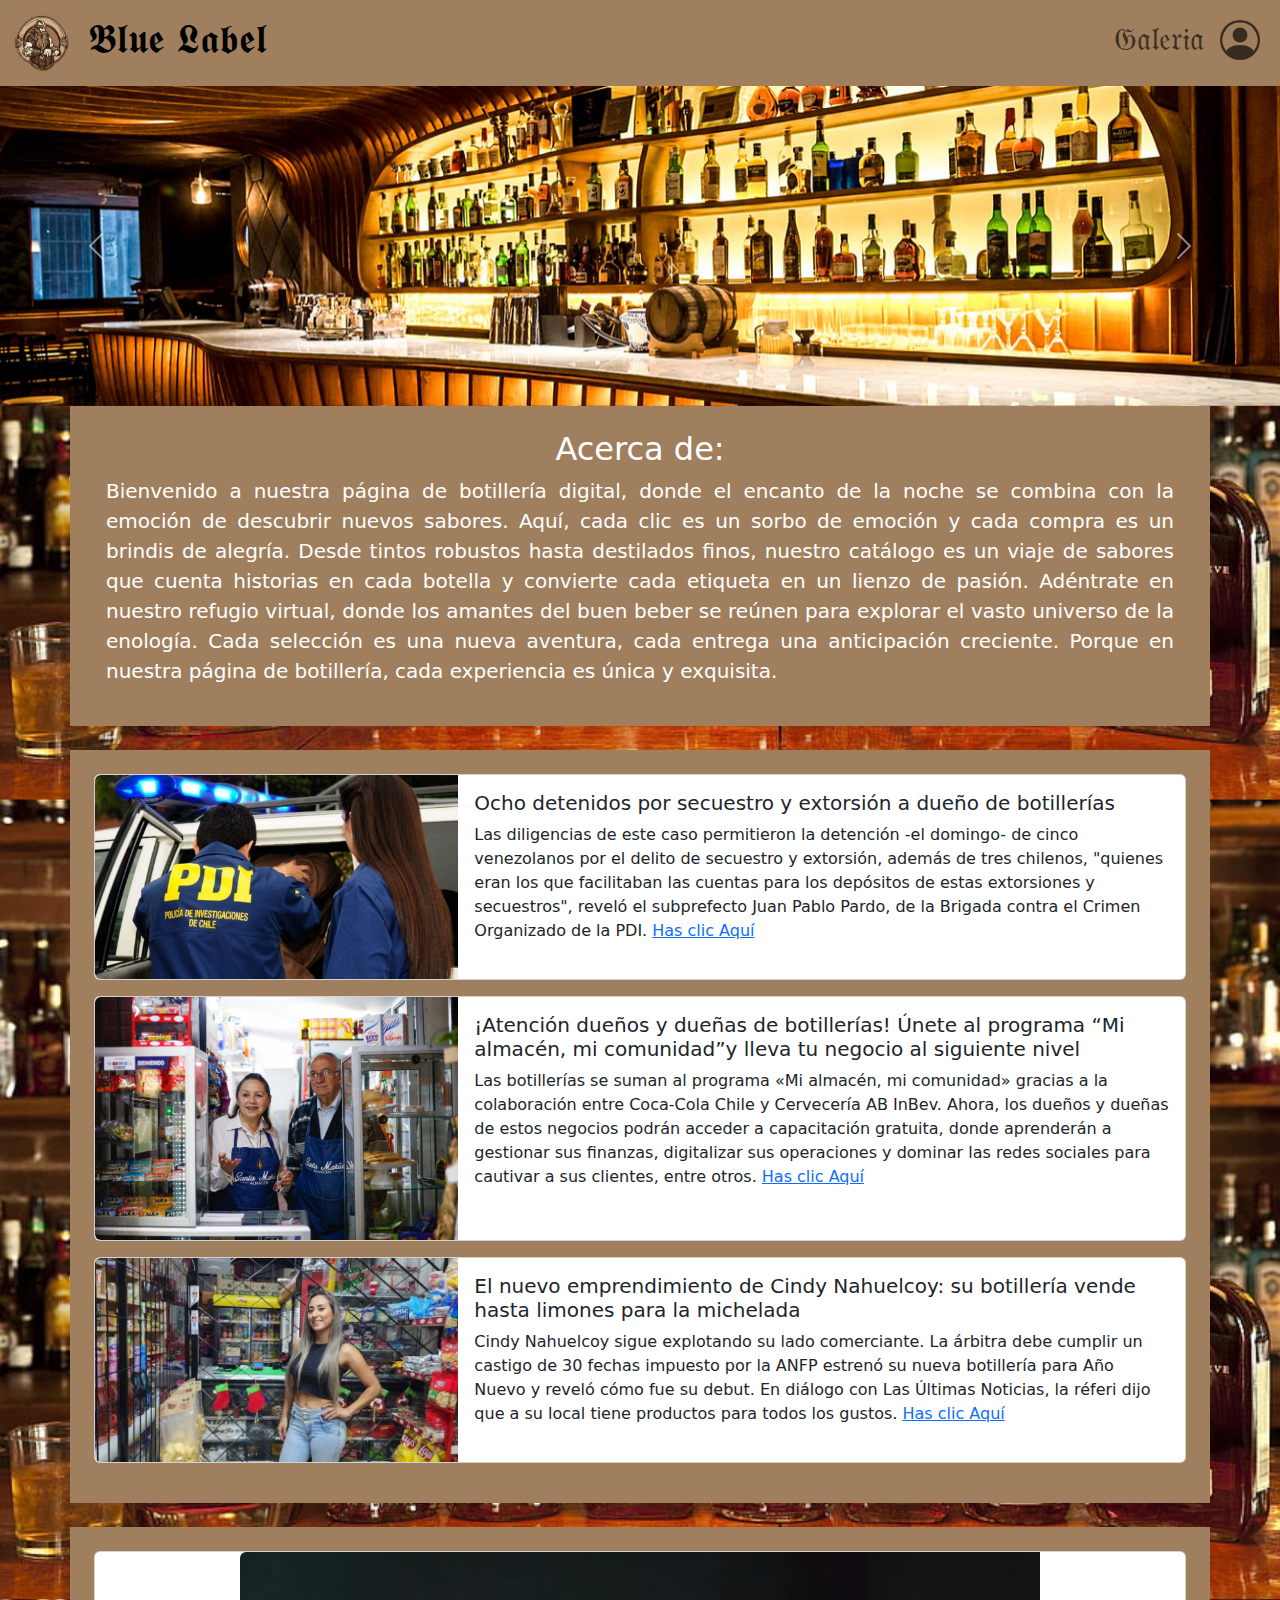
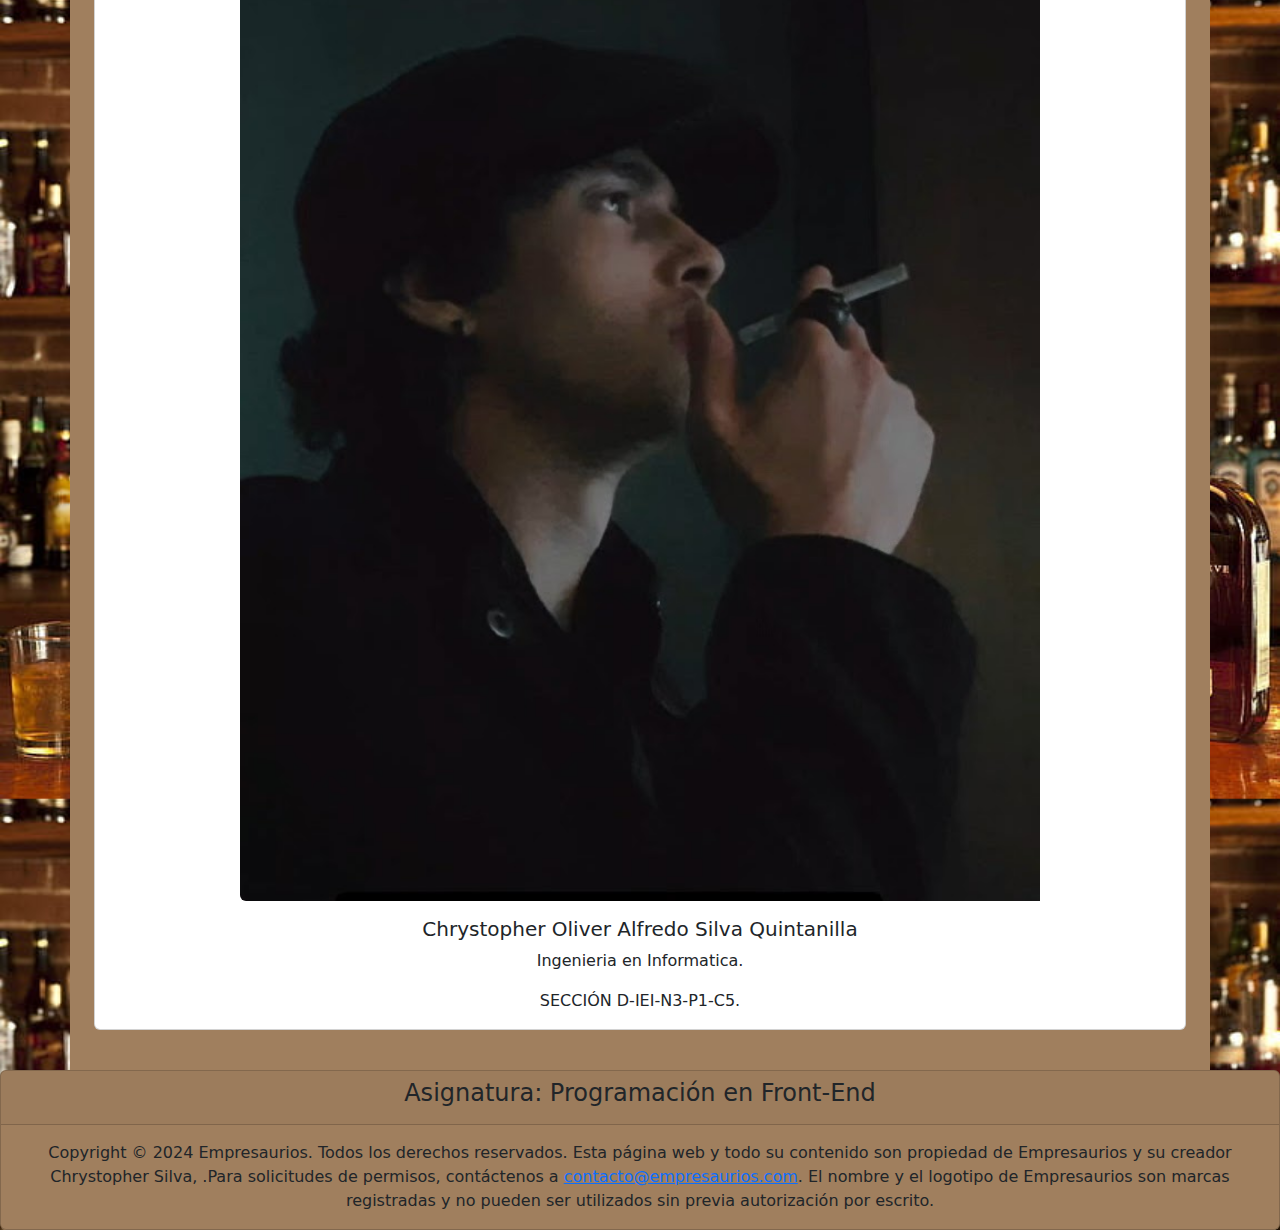
<file: index.html>
<!DOCTYPE html>
<html lang="en">
<head>
    <meta name="autor" content="ChrystopherSilva">
    <meta charset="UTF-8">
    <meta name="viewport" content="width=device-width, initial-scale=1.0">
    <title>BlueLadel</title>
    <link href="https://cdn.jsdelivr.net/npm/bootstrap@5.3.3/dist/css/bootstrap.min.css" rel="stylesheet" integrity="sha384-QWTKZyjpPEjISv5WaRU9OFeRpok6YctnYmDr5pNlyT2bRjXh0JMhjY6hW+ALEwIH" crossorigin="anonymous">
    <link rel="stylesheet" href="Estilos/estilos.css"> <!-- Agregar la referencia al archivo CSS -->
</head>

<!------------------------------------------------------------------------------------------------------------->
<!------------------------------------------------------------------------------------------------------------->

<body class="content" background="Imagenes/fondo.jpg" style="background-size: 100%;">
<!--                       Es la imagen de fondo del sitio                        -->    
    
<!------------------------------------------------------------------------------------------------------------->
<!--                                               NavBar                                                    -->

<nav class="navbar navbar-expand-lg" style="background-color: #a07f5e;">
    <div class="container-fluid">
        <a class="navbar-brand" href="Imagenes/Logo.png">
            <img src="Imagenes/Logo.png" width="60" height="60"/>
        </a>
        <a class="navbar-brand" href="index.html">
            <h1>𝕭𝖑𝖚𝖊 𝕷𝖆𝖇𝖊𝖑</h1>
        </a>
        <button class="navbar-toggler" type="button" data-bs-toggle="collapse" data-bs-target="#navbarNavAltMarkup" aria-controls="navbarNavAltMarkup" aria-expanded="false" aria-label="Toggle navigation">
            <span class="navbar-toggler-icon"></span>
        </button>
        <div class="collapse navbar-collapse justify-content-end" id="navbarNavAltMarkup" >
            <div class="navbar-nav">
                <a class="nav-link text-center" href="galeria.html" ><h2>𝔊𝔞𝔩𝔢𝔯𝔦𝔞</h2></a>
                <a class="nav-link text-center" href="login.html" >
                    <svg xmlns="http://www.w3.org/2000/svg" width="40" height="40" fill="currentColor" class="bi bi-person-circle" viewBox="0 0 16 16">
                        <path d="M11 6a3 3 0 1 1-6 0 3 3 0 0 1 6 0"/>
                        <path fill-rule="evenodd" d="M0 8a8 8 0 1 1 16 0A8 8 0 0 1 0 8m8-7a7 7 0 0 0-5.468 11.37C3.242 11.226 4.805 10 8 10s4.757 1.225 5.468 2.37A7 7 0 0 0 8 1"/>
                    </svg>
                </a>
            </div>
        </div>
    </div>
</nav>

<!------------------------------------------------------------------------------------------------------------->
<!--                                             carousel                                                    -->

<div id="carouselExample" class="carousel slide">
    <div class="carousel-inner">
    <div class="carousel-item active">
        <img src="Imagenes/carruselindex1.jpg" class="d-block w-100" alt="Imagen no encontrada">
    </div>
    <div class="carousel-item">
        <img src="Imagenes/carruselindex2.jpg" class="d-block w-100" alt="Imagen no encontrada">
    </div>
    <div class="carousel-item">
        <img src="Imagenes/carruselindex3.jpg" class="d-block w-100" alt="Imagen no encontrada">
    </div>
    </div>
    <button class="carousel-control-prev" type="button" data-bs-target="#carouselExample" data-bs-slide="prev">
    <span class="carousel-control-prev-icon" aria-hidden="true"></span>
    <span class="visually-hidden">Previous</span>
    </button>
    <button class="carousel-control-next" type="button" data-bs-target="#carouselExample" data-bs-slide="next">
    <span class="carousel-control-next-icon" aria-hidden="true"></span>
    <span class="visually-hidden">Next</span>
    </button>
</div>

<!------------------------------------------------------------------------------------------------------------->
<!--                                        Texto informativo                         -->

<div class="container" style="background-color: #a07f5e;">
    <div class="p-4   text-white" style="font-size: 20px; text-align: justify;" >
        <h2 class="text-center" font-size: 25px;">Acerca de:</h2>
        <p>
            Bienvenido a nuestra página de botillería digital, donde el encanto de la noche se combina con la emoción de descubrir nuevos sabores. Aquí, cada clic es un sorbo de emoción y cada compra es un brindis de alegría. Desde tintos robustos hasta destilados finos, nuestro catálogo es un viaje de sabores que cuenta historias en cada botella y convierte cada etiqueta en un lienzo de pasión. Adéntrate en nuestro refugio virtual, donde los amantes del buen beber se reúnen para explorar el vasto universo de la enología. Cada selección es una nueva aventura, cada entrega una anticipación creciente. Porque en nuestra página de botillería, cada experiencia es única y exquisita.        </p>
    </div>
</div>
<br>

<!------------------------------------------------------------------------------------------------------------->
<!------------------------------------------------------------------------------------------------------------>
<div class="container p-4" style="background-color: #a07f5e;">
    <div class="card mb-3"  style="size-adjust: absulote;">
        <div class="row g-0">
        <div class="col-md-4">
            <img src="Imagenes/noticia1.jpeg" class="img-fluid rounded-start" alt="imagen">
        </div>
        <div class="col-md-8">
            <div class="card-body">
            <h5 class="card-title">Ocho detenidos por secuestro y extorsión a dueño de botillerías</h5>
            <p class="card-text">
                Las diligencias de este caso permitieron la detención -el domingo- de cinco venezolanos por el delito de secuestro y extorsión, además de tres chilenos, "quienes eran los que facilitaban las cuentas para los depósitos de estas extorsiones y secuestros", reveló el subprefecto Juan Pablo Pardo, de la Brigada contra el Crimen Organizado de la PDI.
                <a href="https://cooperativa.cl/noticias/pais/policial/secuestros/ocho-detenidos-por-secuestro-y-extorsion-a-dueno-de-botillerias/2024-03-25/135243.html">Has clic Aquí</a>
            </p>
            </div>
        </div>
        </div>
    </div>
    <div class="card mb-3"  style="size-adjust: absulote;">
        <div class="row g-0">
        <div class="col-md-4">
            <img src="Imagenes/noticia2.jpg" class="img-fluid rounded-start" alt="imagen">
        </div>
        <div class="col-md-8">
            <div class="card-body">
            <h5 class="card-title">¡Atención dueños y dueñas de botillerías! Únete al programa “Mi almacén, mi comunidad”y lleva tu negocio al siguiente nivel</h5>
            <p class="card-text">
                Las botillerías se suman al programa «Mi almacén, mi comunidad» gracias a la colaboración entre Coca-Cola Chile y Cervecería AB InBev. Ahora, los dueños y dueñas de estos negocios podrán acceder a capacitación gratuita, donde aprenderán a gestionar sus finanzas, digitalizar sus operaciones y dominar las redes sociales para cautivar a sus clientes, entre otros.                
                <a href="https://g5noticias.cl/2024/04/30/atencion-duenos-y-duenas-de-botillerias-unete-al-programa-mi-almacen-mi-comunidady-lleva-tu-negocio-al-siguiente-nivel/">Has clic Aquí</a>
            </p>
            </div>
        </div>
        </div>
    </div>
    <div class="card mb-3"  style="size-adjust: absulote;">
        <div class="row g-0">
        <div class="col-md-4">
            <img src="Imagenes/noticia3.webp" class="img-fluid rounded-start" alt="imagen">
        </div>
        <div class="col-md-8">
            <div class="card-body">
            <h5 class="card-title">El nuevo emprendimiento de Cindy Nahuelcoy: su botillería vende hasta limones para la michelada</h5>
            <p class="card-text">
                Cindy Nahuelcoy sigue explotando su lado comerciante. La árbitra debe cumplir un castigo de 30 fechas impuesto por la ANFP estrenó su nueva botillería para Año Nuevo y reveló cómo fue su debut. En diálogo con Las Últimas Noticias, la réferi dijo que a su local tiene productos para todos los gustos.
                <a href="https://redgol.cl/noticias/el-nuevo-emprendimiento-de-cindy-nahuelcoy-su-botilleria-vende-hasta-limones-para-la-michelada-20240105-RDG-250344.html">Has clic Aquí</a>
            </p>
            </div>
        </div>
        </div>
    </div>
</div>
<br>
<!------------------------------------------------------------------------------------------------------------->
<!------------------------------------------------------------------------------------------------------------->

<div class="container p-4" style="background-color: #a07f5e;">
    <div class="card mb-3  justify-content-center">
        <img src="Imagenes/yo.jpg" class="img-fluid rounded-start  mx-auto" alt="yo" width="800" height="800">
        <div class="card-body">
        <h5 class="card-title  text-center">Chrystopher Oliver Alfredo Silva Quintanilla</h5>
        <p class="card-text  text-center">Ingenieria en Informatica.</p>
        <p class="card-text text-center">SECCIÓN D-IEI-N3-P1-C5.</p>
        </div>
    </div>
</div>
<!------------------------------------------------------------------------------------------------------------->
<!--                                          Footer                                                         -->   

<nav>
    <div class="card text-center"style="background-color: #a07f5e;">
        <div class="card-header">
            <h4>Asignatura: Programación en Front-End</h4> 
        </div>
        <div class="card-body">
        <p class="card-text">Copyright © 2024 Empresaurios. Todos los derechos reservados. Esta página web y
            todo su contenido son propiedad de Empresaurios y su creador Chrystopher Silva, 
            .Para solicitudes de permisos, contáctenos a <a href="mailto:contacto@empresaurios.com">
            contacto@empresaurios.com</a>. El nombre y el logotipo de Empresaurios son marcas 
            registradas y no pueden ser utilizados sin previa autorización por escrito.</p>
        </div>
    </div>
</nav>

<!------------------------------------------------------------------------------------------------------------->
<!------------------------------------------------------------------------------------------------------------->

    <script src="https://cdn.jsdelivr.net/npm/bootstrap@5.3.3/dist/js/bootstrap.bundle.min.js" integrity="sha384-YvpcrYf0tY3lHB60NNkmXc5s9fDVZLESaAA55NDzOxhy9GkcIdslK1eN7N6jIeHz" crossorigin="anonymous"></script>

</body>
</html>
</file>
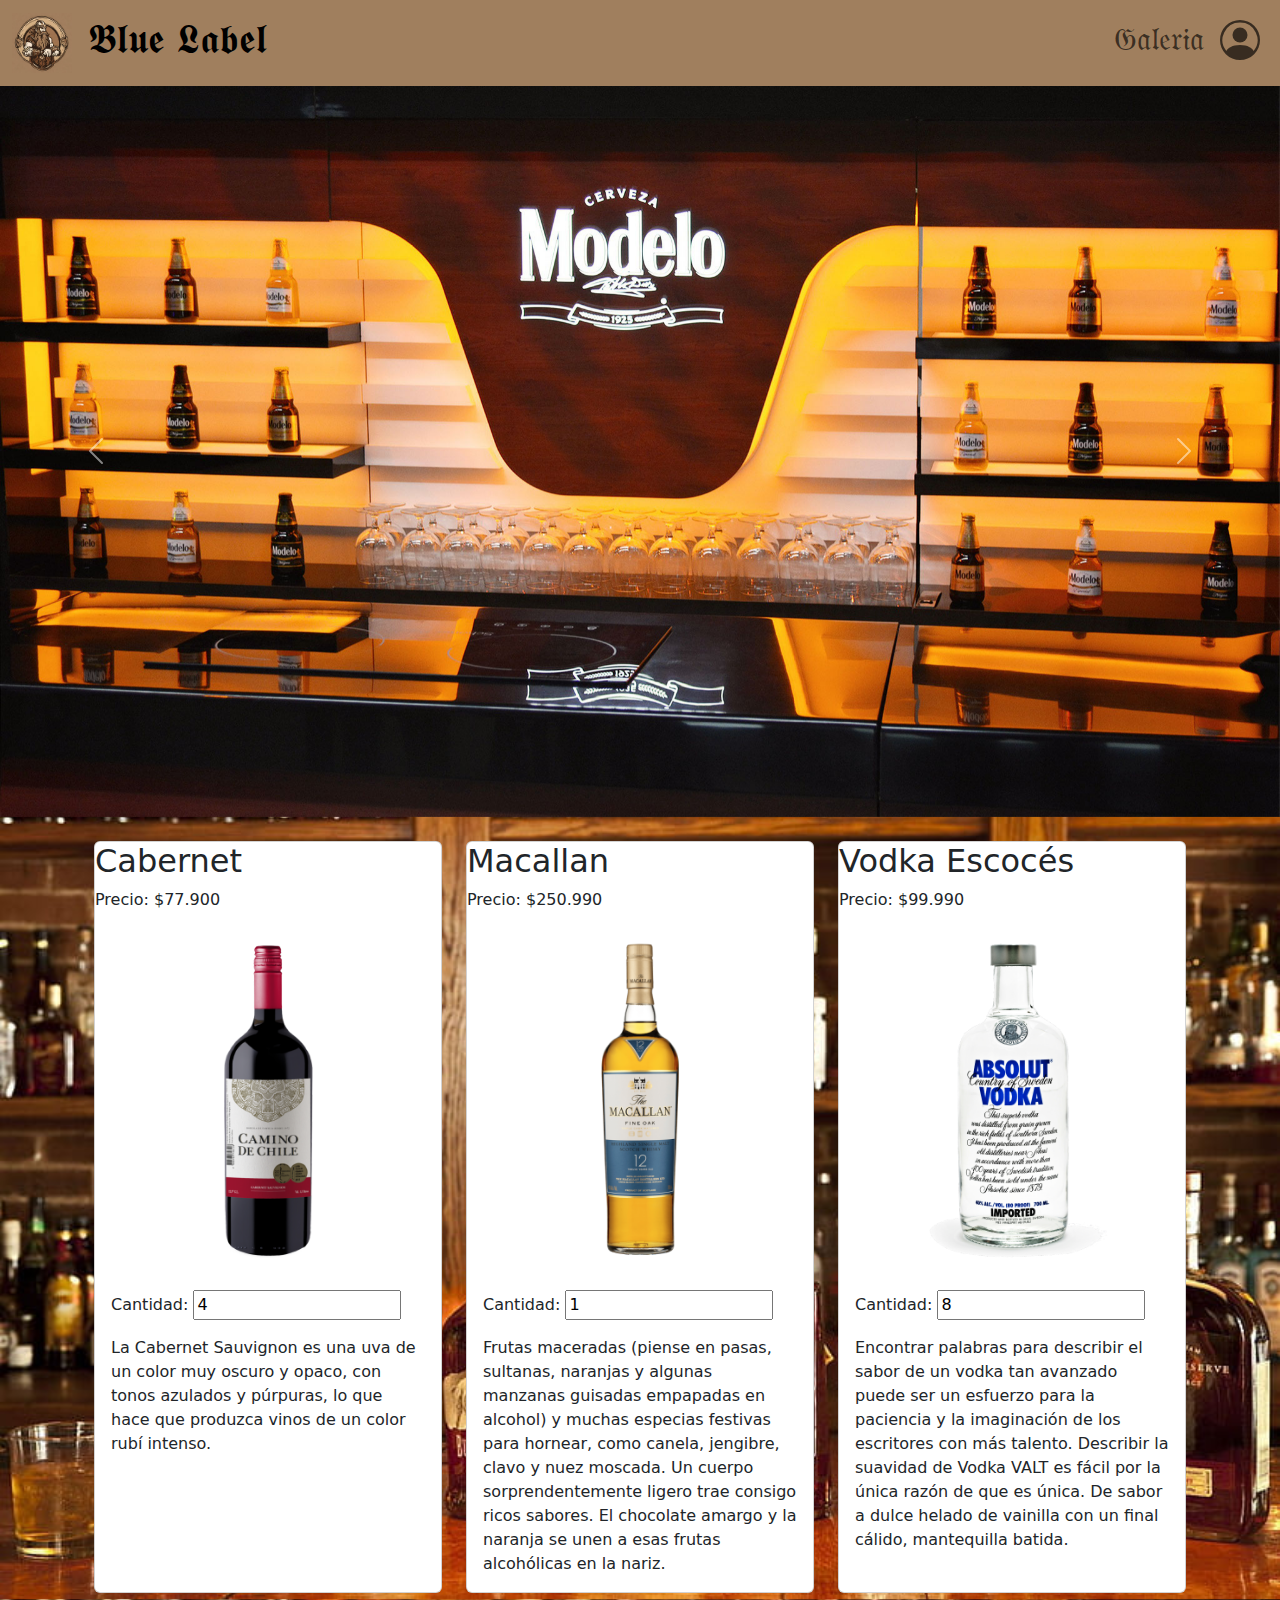
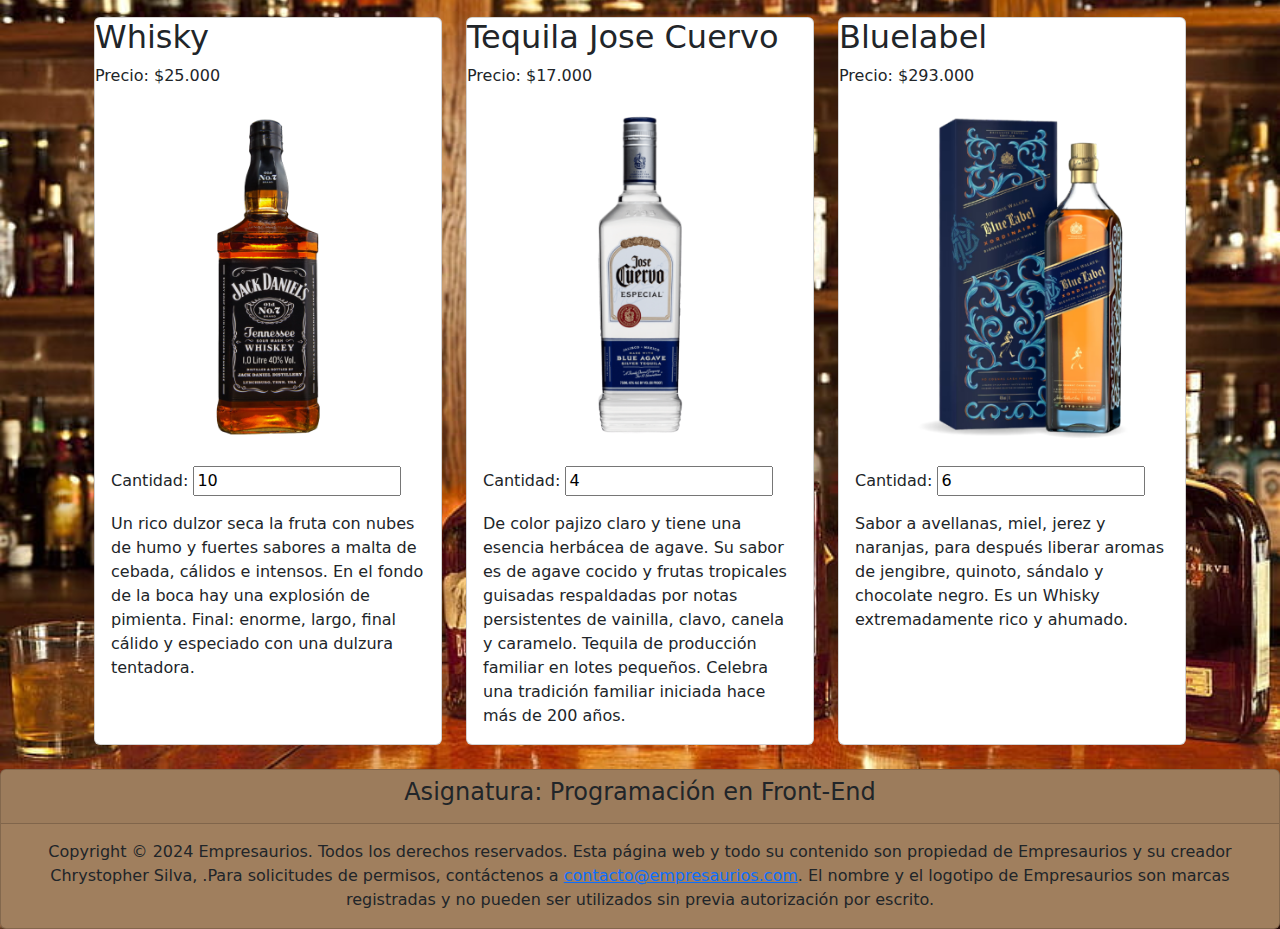
<file: galeria.html>
<!DOCTYPE html>
<html lang="en">
<head>
    <meta name="autor" content="ChrystopherSilva">
    <meta charset="UTF-8">
    <meta name="viewport" content="width=device-width, initial-scale=1.0">
    <title>BlueLadel</title>
    <link href="https://cdn.jsdelivr.net/npm/bootstrap@5.3.3/dist/css/bootstrap.min.css" rel="stylesheet" integrity="sha384-QWTKZyjpPEjISv5WaRU9OFeRpok6YctnYmDr5pNlyT2bRjXh0JMhjY6hW+ALEwIH" crossorigin="anonymous">
    <link rel="stylesheet" href="Estilos/estilos.css"> <!-- Agregar la referencia al archivo CSS -->
</head>


<!------------------------------------------------------------------------------------------------------------->
<!------------------------------------------------------------------------------------------------------------->

<body class="content" background="Imagenes/fondo.jpg" style="background-size: 100%;">
<!--                       Es la imagen de fondo del sitio                        -->    
    
<!------------------------------------------------------------------------------------------------------------->
<!--                                                NavBar                                                   -->

<nav class="navbar navbar-expand-lg" style="background-color: #a07f5e;">
    <div class="container-fluid">
        <a class="navbar-brand" href="Imagenes/Logo.png">
            <img src="Imagenes/Logo.png" width="60" height="60"/>
        </a>
        <a class="navbar-brand" href="index.html">
            <h1>𝕭𝖑𝖚𝖊 𝕷𝖆𝖇𝖊𝖑</h1>
        </a>
        <button class="navbar-toggler" type="button" data-bs-toggle="collapse" data-bs-target="#navbarNavAltMarkup" aria-controls="navbarNavAltMarkup" aria-expanded="false" aria-label="Toggle navigation">
            <span class="navbar-toggler-icon"></span>
        </button>
        <div class="collapse navbar-collapse justify-content-end" id="navbarNavAltMarkup" >
            <div class="navbar-nav">
                <a class="nav-link text-center" href="galeria.html" ><h2>𝔊𝔞𝔩𝔢𝔯𝔦𝔞</h2></a>
                <a class="nav-link text-center" href="login.html" >
                    <svg xmlns="http://www.w3.org/2000/svg" width="40" height="40" fill="currentColor" class="bi bi-person-circle" viewBox="0 0 16 16">
                        <path d="M11 6a3 3 0 1 1-6 0 3 3 0 0 1 6 0"/>
                        <path fill-rule="evenodd" d="M0 8a8 8 0 1 1 16 0A8 8 0 0 1 0 8m8-7a7 7 0 0 0-5.468 11.37C3.242 11.226 4.805 10 8 10s4.757 1.225 5.468 2.37A7 7 0 0 0 8 1"/>
                    </svg>
                </a>
            </div>
        </div>
    </div>
</nav>

<!------------------------------------------------------------------------------------------------------------->
<!--                                             carousel                                                    -->

<div id="carouselExample" class="carousel slide">
    <div class="carousel-inner">
    <div class="carousel-item active">
        <img src="Imagenes/carruselgaleria1.jpg" class="d-block w-100" alt="Imagen no encontrada">
    </div>
    <div class="carousel-item">
        <img src="Imagenes/carruselgaleria2.jpg" class="d-block w-100" alt="Imagen no encontrada">
    </div>
    <div class="carousel-item">
        <img src="Imagenes/carruselgaleria3.jpg" class="d-block w-100" alt="Imagen no encontrada">
    </div>
    </div>
    <button class="carousel-control-prev" type="button" data-bs-target="#carouselExample" data-bs-slide="prev">
    <span class="carousel-control-prev-icon" aria-hidden="true"></span>
    <span class="visually-hidden">Previous</span>
    </button>
    <button class="carousel-control-next" type="button" data-bs-target="#carouselExample" data-bs-slide="next">
    <span class="carousel-control-next-icon" aria-hidden="true"></span>
    <span class="visually-hidden">Next</span>
    </button>
</div>

<!------------------------------------------------------------------------------------------------------------->
<!--                                              Galeria                                 -->

<div class="container p-4">
    <div class="row row-cols-1 row-cols-md-3 g-4">
        <div class="col">
            <div class="card h-100">
                <h2>Cabernet</h2>
                <p class="card-text">Precio: $77.900</p>
                <img src="Imagenes/cabernet.png" class="card-img-top w-100" alt="Cabernet">
                <div class="card-body">
                    <p>Cantidad: <input type="number" value="4"></p>
                    <p class="card-text">La Cabernet Sauvignon es una uva de un color muy oscuro y opaco, con tonos azulados y púrpuras, lo que hace que produzca vinos de un color rubí intenso.</p>
                </div>
            </div>
        </div>
        <div class="col">
            <div class="card h-100">                    
                <h2>Macallan</h2>
                <p class="card-text">Precio: $250.990</p>
                <img src="Imagenes/macallan.png" class="card-img-top img-fluid" alt="Macallan">
                <div class="card-body">

                    <p>Cantidad: <input type="number" value="1"></p>
                    <p class="card-text">Frutas maceradas (piense en pasas, sultanas, naranjas y algunas manzanas guisadas empapadas en alcohol) y muchas especias festivas para hornear, como canela, jengibre, clavo y nuez moscada. Un cuerpo sorprendentemente ligero trae consigo ricos sabores. El chocolate amargo y la naranja se unen a esas frutas alcohólicas en la nariz.</p>
                </div>
            </div>
        </div>
        <div class="col">
            <div class="card h-100">
                <h2>Vodka Escocés</h2>
                <p class="card-text">Precio: $99.990</p>
                <img src="Imagenes/vodka.png" class="card-img-top img-fluid" alt="Vodka Escoses">
                <div class="card-body">                    
                    <p>Cantidad: <input type="number" value="8"></p>
                    <p class="card-text">Encontrar palabras para describir el sabor de un vodka tan avanzado puede ser un esfuerzo para la paciencia y la imaginación de los escritores con más talento. Describir la suavidad de Vodka VALT es fácil por la única razón de que es única. De sabor a dulce helado de vainilla con un final cálido, mantequilla batida.</p>
                </div>
            </div>
        </div>
        <div class="col">
            <div class="card h-100">
                <h2>Whisky</h2>
                <p class="card-text">Precio: $25.000</p>
                <img src="Imagenes/wisky.png" class="card-img-top" alt="Whisky">
                <div class="card-body">                   
                    <p>Cantidad: <input type="number" value="10"></p>
                    <p class="card-text">Un rico dulzor seca la fruta con nubes de humo y fuertes sabores a malta de cebada, cálidos e intensos. En el fondo de la boca hay una explosión de pimienta. Final: enorme, largo, final cálido y especiado con una dulzura tentadora.</p>
                </div>
            </div>
        </div>
        <div class="col">
            <div class="card h-100">
                <h2>Tequila Jose Cuervo</h2>
                <p class="card-text">Precio: $17.000</p>
                <img src="Imagenes/tequila.png" class="card-img-top" alt="Tequila Jose Cuervo">
                <div class="card-body">
                    <p>Cantidad: <input type="number" value="4"></p>
                    <p class="card-text">De color pajizo claro y tiene una esencia herbácea de agave. Su sabor es de agave cocido y frutas tropicales guisadas respaldadas por notas persistentes de vainilla, clavo, canela y caramelo. Tequila de producción familiar en lotes pequeños. Celebra una tradición familiar iniciada hace más de 200 años.</p>
                </div>
            </div>
        </div>
        <div class="col">
            <div class="card h-100">                    
                <h2>Bluelabel</h2>
                <p class="card-text">Precio: $293.000</p>
                <img src="Imagenes/blue label.png" class="card-img-top" alt="Bluelabel">
                <div class="card-body">
                    <p>Cantidad: <input type="number" value="6"></p>
                    <p class="card-text">Sabor a avellanas, miel, jerez y naranjas, para después liberar aromas de jengibre, quinoto, sándalo y chocolate negro. Es un Whisky extremadamente rico y ahumado.</p>
                </div>
            </div>
        </div>
    </div>
</div>

<!------------------------------------------------------------------------------------------------------------->
<!--                                          Footer                                                         -->   

<nav>
    <div class="card text-center"style="background-color: #a07f5e;">
        <div class="card-header">
            <h4>Asignatura: Programación en Front-End</h4> 
        </div>
        <div class="card-body">
        <p class="card-text">Copyright © 2024 Empresaurios. Todos los derechos reservados. Esta página web y
            todo su contenido son propiedad de Empresaurios y su creador Chrystopher Silva, 
            .Para solicitudes de permisos, contáctenos a <a href="mailto:contacto@empresaurios.com">
            contacto@empresaurios.com</a>. El nombre y el logotipo de Empresaurios son marcas 
            registradas y no pueden ser utilizados sin previa autorización por escrito.</p>
        </div>
    </div>
</nav>

<!------------------------------------------------------------------------------------------------------------->
<!------------------------------------------------------------------------------------------------------------->
    <script src="https://cdn.jsdelivr.net/npm/bootstrap@5.3.3/dist/js/bootstrap.bundle.min.js" integrity="sha384-YvpcrYf0tY3lHB60NNkmXc5s9fDVZLESaAA55NDzOxhy9GkcIdslK1eN7N6jIeHz" crossorigin="anonymous"></script>

</body>
</html>
</file>
<file: Estilos/estilos.css>
/*                           FORMULARIO DEL LOGIN                                     */
/*                        Estilos para el formulario                                  */
    .login-form {
    display: block;
    box-sizing: border-box;
    padding: 40px;
    width: 400px; /* Ancho de la caja sombreada */
    height: 500px; /* Alto de la caja sombreada */
    backdrop-filter: brightness(40%);
    flex-direction: column;
    display: flex;
    gap: 20px; /* Espacio entre cada elemento */
    background-position: center;
    justify-content: center; /* Centrar verticalmente */
    align-items: center; /* Centrar horizontalmente */
    border-radius: 40%; /* Le Agrega un borde redondo a la caja contenedora de l formulario*/
}

.login-heading {
    font-weight: normal;
    font-size: 24px;
    text-shadow: 0px 0px 2px rgba(0, 0, 0, 0.5);
    margin-bottom: 60px;
    color: #ffffff; /* Cambiar color del texto */
}

.login-form label {
    color: rgba(255, 255, 255, 0.8);
    text-transform: uppercase;
    font-size: 10px;
    letter-spacing: 2px;
    padding-left: 10px;
}

.login-form input {
    background-color: rgba(255, 255, 255, 0.3);
    height: 40px;
    line-height: 40px;
    border-radius: 20px;
    padding: 0px 20px;
    border: none;
    margin-bottom: 20px;
    color: #ffffff; /* Cambiar color del texto */
}
</file>
